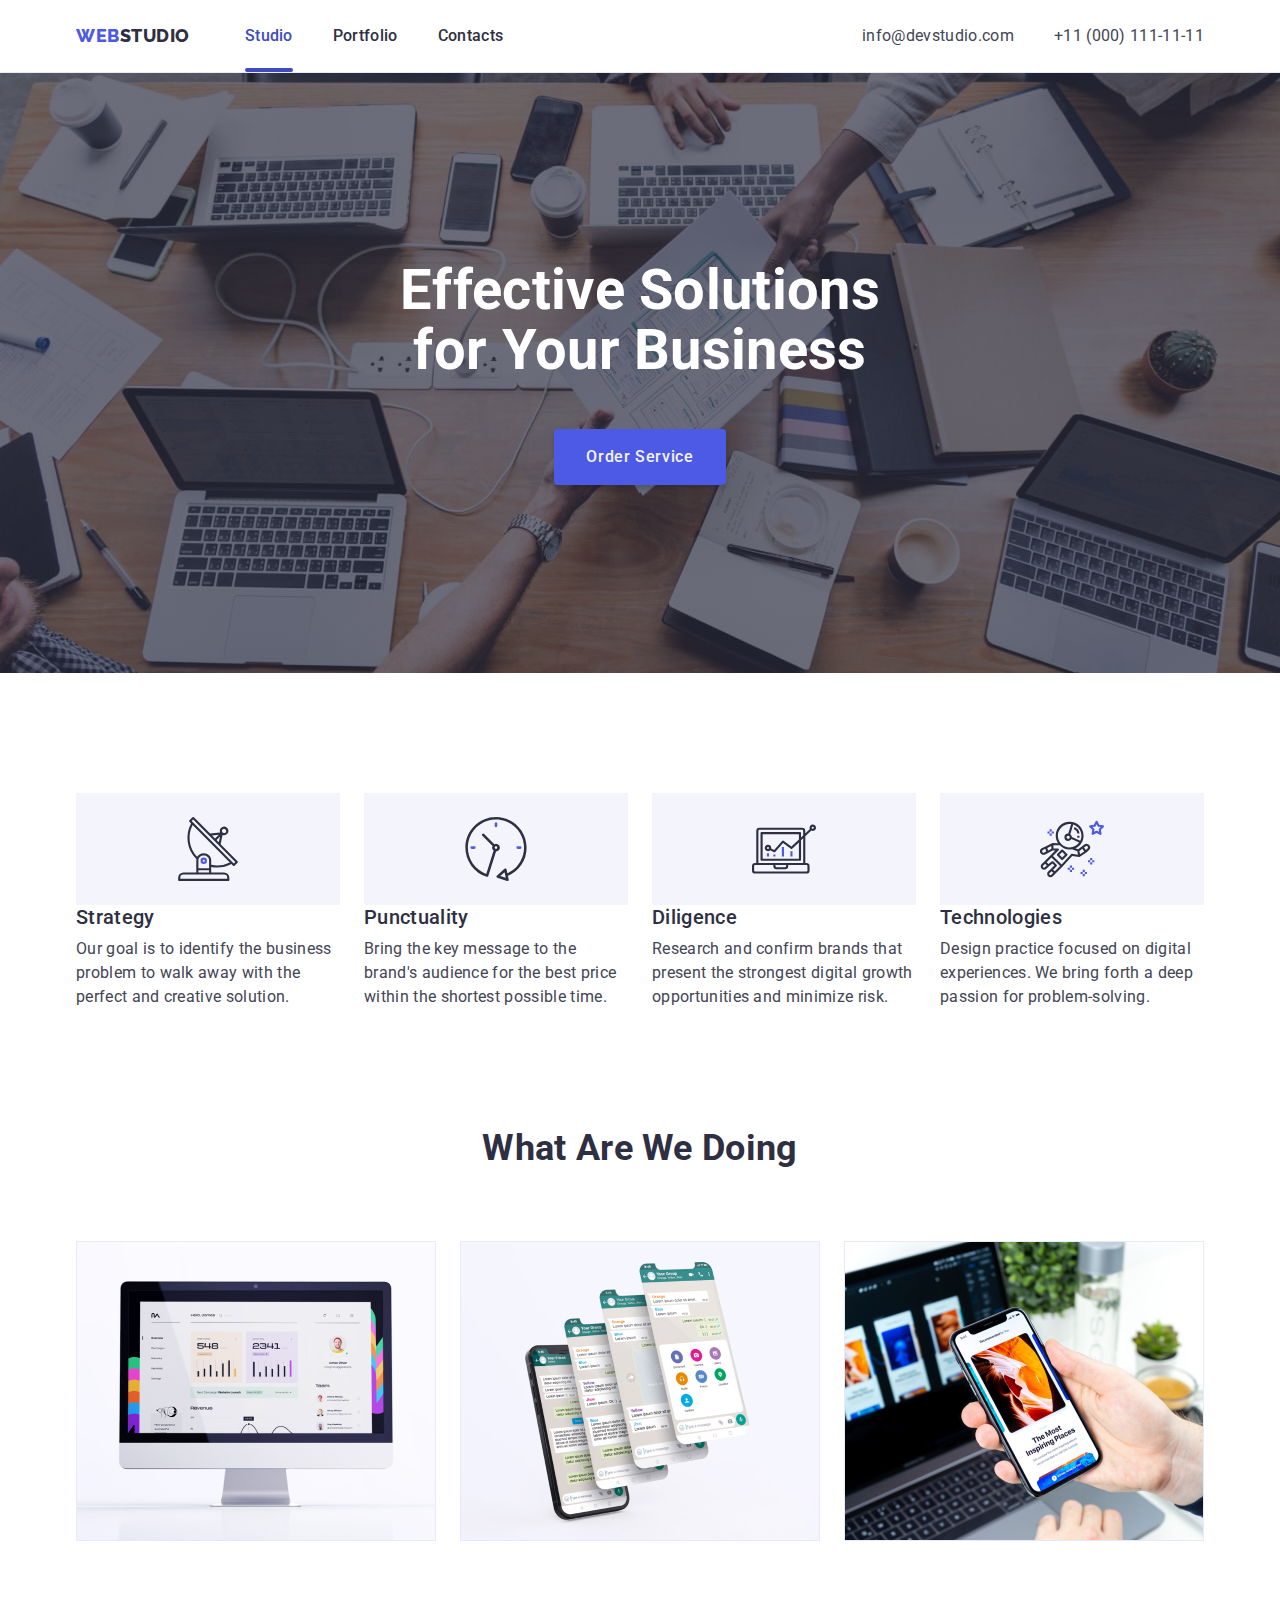
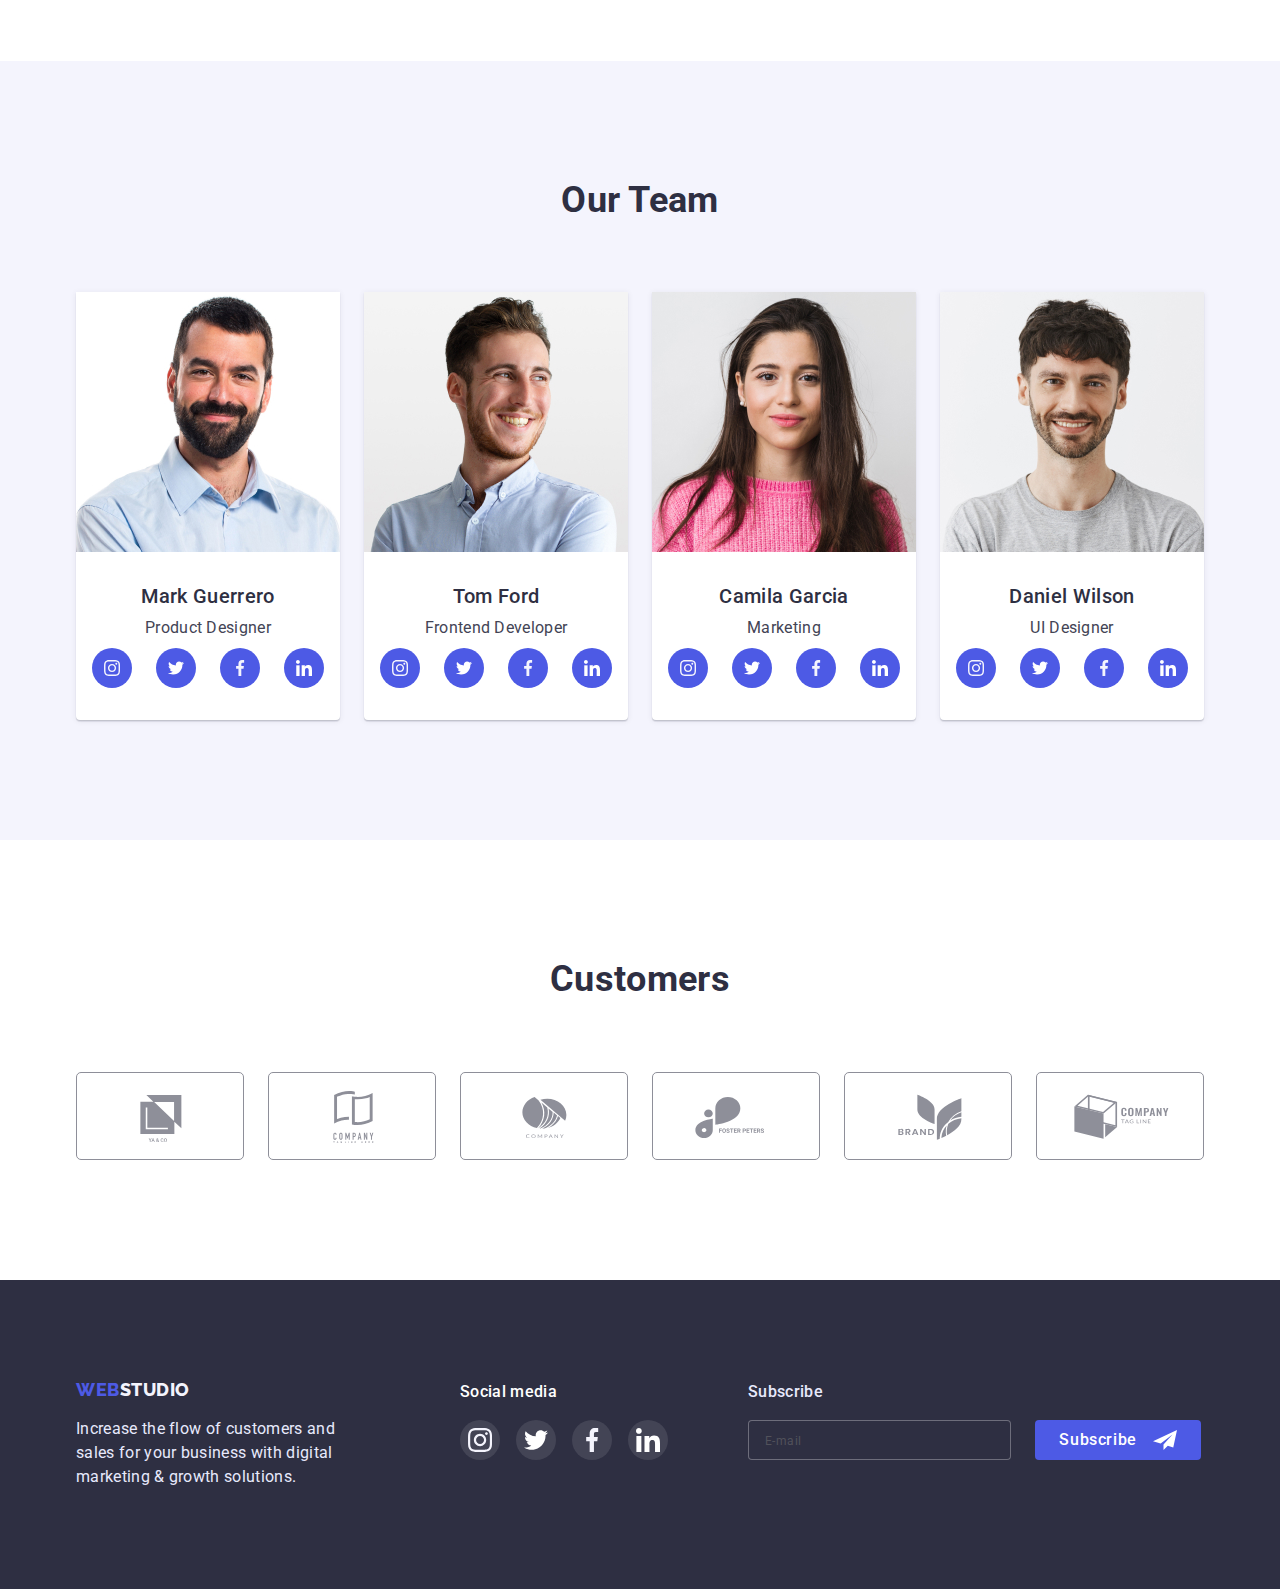
<file: index.html>
<!DOCTYPE html>
<html lang="en">
  <head>
    <meta charset="UTF-8" />
    <meta http-equiv="X-UA-Compatible" content="IE=edge" />
    <meta name="viewport" content="width=device-width, initial-scale=1.0" />
    <title>WebStudio</title>
    <link
      href="https://fonts.googleapis.com/css2?family=Raleway:wght@800&family=Roboto:wght@400;500;700&display=swap"
      rel="stylesheet"
    />
    <link
      rel="stylesheet"
      href="https://cdnjs.cloudflare.com/ajax/libs/modern-normalize/1.0.0/modern-normalize.min.css"
    />
    <link rel="stylesheet" href="./css/styles.css" />
  </head>
  <body>
    <header>
      <div class="container">
        <nav class="main-nav">
          <a class="logo" href="./index.html"><span>WEB</span>STUDIO</a>
          <ul class="site-nav list">
            <li class="item">
              <a href="./index.html" class="link current"> Studio</a>
            </li>
            <li class="item">
              <a href="./portfolio.html" class="link"> Portfolio</a>
            </li>
            <li class="item">
              <a href="" class="link"> Contacts</a>
            </li>
          </ul>
        </nav>
        <address class="main-address">
          <ul class="site-addres list">
            <li class="item">
              <a href="mailto:info@devstudio.com" class="link"
                >info@devstudio.com</a
              >
            </li>
            <li class="item">
              <a href="tel:+110001111111" class="link">+11 (000) 111-11-11</a>
            </li>
          </ul>
        </address>
      </div>
    </header>
    <main>
      <!-- герой -->
      <section class="hero">
        <div class="container">
          <h1 class="hero-title title">
            Effective Solutions for Your Business
          </h1>
          <button type="button" class="button" data-modal-open>
            Order Service
          </button>
        </div>
        <div class="backdrop is-hidden" data-modal>
          <div class="modal">
            <button type="button" class="modal-button" data-modal-close>
              <svg class="modal-icon" width="8" height="8">
                <use href="./images/symbol.svg#icon-icon-Vector"></use>
              </svg>
            </button>

            <p class="modal-title">
              Leave your contacts and we will call you back
            </p>
            <form class="form">
              <div class="form-field">
                <label class="form-label" for="name">Name</label>
                <input
                  class="form-input"
                  type="text"
                  name="uzername"
                  id="name"
                />
                <svg class="form-icon" width="18" height="24">
                  <use href="./images/symbol.svg#icon-person"></use>
                </svg>
              </div>
              <div class="form-field">
                <label class="form-label" for="tel">Phone</label>
                <input class="form-input" type="tel" name="tel" id="tel" />
                <svg class="form-icon" width="18" height="24">
                  <use href="./images/symbol.svg#icon-phone"></use>
                </svg>
              </div>

              <div class="form-field">
                <label class="form-label" for="email">Email</label>
                <input
                  class="form-input"
                  type="email"
                  name="email"
                  id="email"
                />
                <svg class="form-icon" width="18" height="24">
                  <use href="./images/symbol.svg#icon-email"></use>
                </svg>
              </div>
              <div class="form-field response">
                <label class="form-label" for="textarea">Comment</label>
                <textarea
                  class="textarea"
                  name="textarea"
                  rows="8"
                  placeholder="Text input"
                  id="textarea"
                ></textarea>
              </div>

              <label class="checkbox-label">
                <input
                  class="checkbox"
                  type="checkbox"
                  name="hobby"
                  value="policy"
                />
                <span class="icon"></span>
                I accept the terms and conditions of the
                <a href=""><span class="link">Privacy Policy</span> </a>
              </label>
              <button type="submit" class="button">Send</button>
            </form>
          </div>
        </div>
      </section>

      <section class="section">
        <div class="container">
          <h2 class="section-title visually-hidden">Advantages</h2>
          <ul class="feature-list list">
            <li class="item icon-antenna">
              <h3 class="title">Strategy</h3>
              <p>
                Our goal is to identify the business problem to walk away with
                the perfect and creative solution.
              </p>
            </li>
            <li class="item icon-clock">
              <h3 class="title">Punctuality</h3>
              <p>
                Bring the key message to the brand's audience for the best price
                within the shortest possible time.
              </p>
            </li>
            <li class="item icon-diagram">
              <h3 class="title">Diligence</h3>
              <p>
                Research and confirm brands that present the strongest digital
                growth opportunities and minimize risk.
              </p>
            </li>
            <li class="item icon-astronaut">
              <h3 class="title">Technologies</h3>
              <p>
                Design practice focused on digital experiences. We bring forth a
                deep passion for problem-solving.
              </p>
            </li>
          </ul>
        </div>
      </section>
      <!-- Що ми робимо -->
      <section class="section work">
        <div class="container">
          <h2 class="section-title">What are we doing</h2>
          <ul class="site-work list">
            <li class="item">
              <img
                src="./images/Rectangle71-2.jpg"
                alt="web sites"
                width="360"
              />
            </li>
            <li class="item">
              <img
                src="./images/Rectangle71-1.jpg"
                alt="mobile valves"
                width="360"
              />
            </li>
            <li class="item">
              <img
                src="./images/Rectangle71.jpg"
                alt="General applications"
                width="360"
              />
            </li>
          </ul>
        </div>
      </section>
      <!-- Наша команда -->
      <section class="section-comands section">
        <div class="container">
          <h2 class="section-title">Our Team</h2>
          <ul class="work-list list">
            <li class="item">
              <img src="./images/img-3.jpg" alt="Mark Guerrero" width="264" />

              <h3 class="title">Mark Guerrero</h3>
              <p class="slogan">Product Designer</p>
              <ul class="networks-list">
                <li class="item-network">
                  <a href="" class="network-link">
                    <svg class="network-logo" width="16" height="16">
                      <use href="./images/symbol.svg#icon-instagram"></use>
                    </svg>
                  </a>
                </li>
                <li class="item-network">
                  <a href="" class="network-link">
                    <svg class="network-logo" width="16" height="16">
                      <use href="./images/symbol.svg#icon-twitter"></use>
                    </svg>
                  </a>
                </li>
                <li class="item-network">
                  <a href="" class="network-link">
                    <svg class="network-logo" width="16" height="16">
                      <use href="./images/symbol.svg#icon-facebook"></use>
                    </svg>
                  </a>
                </li>
                <li class="item-network">
                  <a href="" class="network-link">
                    <svg class="network-logo" width="16" height="16">
                      <use href="./images/symbol.svg#icon-linkedin"></use>
                    </svg>
                  </a>
                </li>
              </ul>
            </li>
            <li class="item">
              <img src="./images/img-2.jpg" alt="Tom Ford" width="264" />
              <h3 class="title">Tom Ford</h3>
              <p class="slogan">Frontend Developer</p>
              <ul class="networks-list">
                <li class="item-network">
                  <a href="" class="network-link">
                    <svg class="network-logo" width="16" height="16">
                      <use href="./images/symbol.svg#icon-instagram"></use>
                    </svg>
                  </a>
                </li>
                <li class="item-network">
                  <a href="" class="network-link">
                    <svg class="network-logo" width="16" height="16">
                      <use href="./images/symbol.svg#icon-twitter"></use>
                    </svg>
                  </a>
                </li>
                <li class="item-network">
                  <a href="" class="network-link">
                    <svg class="network-logo" width="16" height="16">
                      <use href="./images/symbol.svg#icon-facebook"></use>
                    </svg>
                  </a>
                </li>
                <li class="item-network">
                  <a href="" class="network-link">
                    <svg class="network-logo" width="16" height="16">
                      <use href="./images/symbol.svg#icon-linkedin"></use>
                    </svg>
                  </a>
                </li>
              </ul>
            </li>
            <li class="item">
              <img src="./images/img-1.jpg" alt="Camila Garcia" width="264" />
              <h3 class="title">Camila Garcia</h3>
              <p class="slogan">Marketing</p>
              <ul class="networks-list">
                <li class="item-network">
                  <a href="" class="network-link">
                    <svg class="network-logo" width="16" height="16">
                      <use href="./images/symbol.svg#icon-instagram"></use>
                    </svg>
                  </a>
                </li>
                <li class="item-network">
                  <a href="" class="network-link">
                    <svg class="network-logo" width="16" height="16">
                      <use href="./images/symbol.svg#icon-twitter"></use>
                    </svg>
                  </a>
                </li>
                <li class="item-network">
                  <a href="" class="network-link">
                    <svg class="network-logo" width="16" height="16">
                      <use href="./images/symbol.svg#icon-facebook"></use>
                    </svg>
                  </a>
                </li>
                <li class="item-network">
                  <a href="" class="network-link">
                    <svg class="network-logo" width="16" height="16">
                      <use href="./images/symbol.svg#icon-linkedin"></use>
                    </svg>
                  </a>
                </li>
              </ul>
            </li>
            <li class="item">
              <img src="./images/img.jpg" alt="Daniel Wilson" width="264" />
              <h3 class="title">Daniel Wilson</h3>
              <p class="slogan">UI Designer</p>
              <ul class="networks-list">
                <li class="item-network">
                  <a href="" class="network-link">
                    <svg class="network-logo" width="16" height="16">
                      <use href="./images/symbol.svg#icon-instagram"></use>
                    </svg>
                  </a>
                </li>
                <li class="item-network">
                  <a href="" class="network-link">
                    <svg class="network-logo" width="16" height="16">
                      <use href="./images/symbol.svg#icon-twitter"></use>
                    </svg>
                  </a>
                </li>
                <li class="item-network">
                  <a href="" class="network-link">
                    <svg class="network-logo" width="16" height="16">
                      <use href="./images/symbol.svg#icon-facebook"></use>
                    </svg>
                  </a>
                </li>
                <li class="item-network">
                  <a href="" class="network-link">
                    <svg class="network-logo" width="16" height="16">
                      <use href="./images/symbol.svg#icon-linkedin"></use>
                    </svg>
                  </a>
                </li>
              </ul>
            </li>
          </ul>
        </div>
      </section>
      <section class="section">
        <div class="container">
          <h2 class="section-title">Customers</h2>
          <ul class="customers list">
            <li class="item">
              <a href="" class="customer client-1">
                <svg class="customer-logo" width="104" height="56">
                  <use href="./images/symbol.svg#icon-client-1"></use>
                </svg>
              </a>
            </li>
            <li class="item">
              <a href="" class="customer client-2"
                ><svg class="customer-logo" width="104" height="56">
                  <use href="./images/symbol.svg#icon-client-2"></use>
                </svg>
              </a>
            </li>
            <li class="item">
              <a href="" class="customer client-3"
                ><svg class="customer-logo" width="104" height="56">
                  <use href="./images/symbol.svg#icon-client-3"></use>
                </svg>
              </a>
            </li>
            <li class="item">
              <a href="" class="customer client-4"
                ><svg class="customer-logo" width="104" height="56">
                  <use href="./images/symbol.svg#icon-client-4"></use>
                </svg>
              </a>
            </li>
            <li class="item">
              <a href="" class="customer client-5"
                ><svg class="customer-logo" width="104" height="56">
                  <use href="./images/symbol.svg#icon-client-5"></use>
                </svg>
              </a>
            </li>
            <li class="item">
              <a href="" class="customer client-6"
                ><svg class="customer-logo" width="104" height="56">
                  <use href="./images/symbol.svg#icon-client-6"></use>
                </svg>
              </a>
            </li>
          </ul>
        </div>
      </section>
    </main>
    <footer class="footer">
      <div class="container container-footer">
        <div class="container-logo">
          <a href="./index.html" class="logo-footer"><span>WEB</span>STUDIO</a>
          <p class="text-footer">
            Increase the flow of customers and sales for your business with
            digital marketing & growth solutions.
          </p>
        </div>
        <div class="container-social">
          <h2 class="title">Social media</h2>
          <ul class="networks-list-footer">
            <li class="item-network-footer">
              <a href="" class="network-link-footer">
                <svg class="network-logo-footer" width="24" height="24">
                  <use href="./images/symbol.svg#icon-instagram"></use>
                </svg>
              </a>
            </li>
            <li class="item-network-footer">
              <a href="" class="network-link-footer">
                <svg class="network-logo-footer" width="24" height="24">
                  <use href="./images/symbol.svg#icon-twitter"></use>
                </svg>
              </a>
            </li>
            <li class="item-network-footer">
              <a href="" class="network-link-footer">
                <svg class="network-logo-footer" width="24" height="24">
                  <use href="./images/symbol.svg#icon-facebook"></use>
                </svg>
              </a>
            </li>
            <li class="item-network-footer">
              <a href="" class="network-link-footer">
                <svg class="network-logo-footer" width="24" height="24">
                  <use href="./images/symbol.svg#icon-linkedin"></use>
                </svg>
              </a>
            </li>
          </ul>
        </div>
        <div class="form-footer">
          <h2 class="title">Subscribe</h2>

          <form class="form-client">
            <label class="fotter-form-label" for="email"></label>
            <input
              class="footer-form-input"
              type="email"
              name="email"
              id="emeil"
              placeholder="E-mail"
            />
            <button class="footer-button" type="submit">
              Subscribe
              <svg class="form-logo-footer" width="24" height="24">
                <use href="./images/symbol.svg#icon-telegram"></use>
              </svg>
            </button>
          </form>
        </div>
      </div>
    </footer>
    <script src="./js/modal.js"></script>
  </body>
</html>
</file>
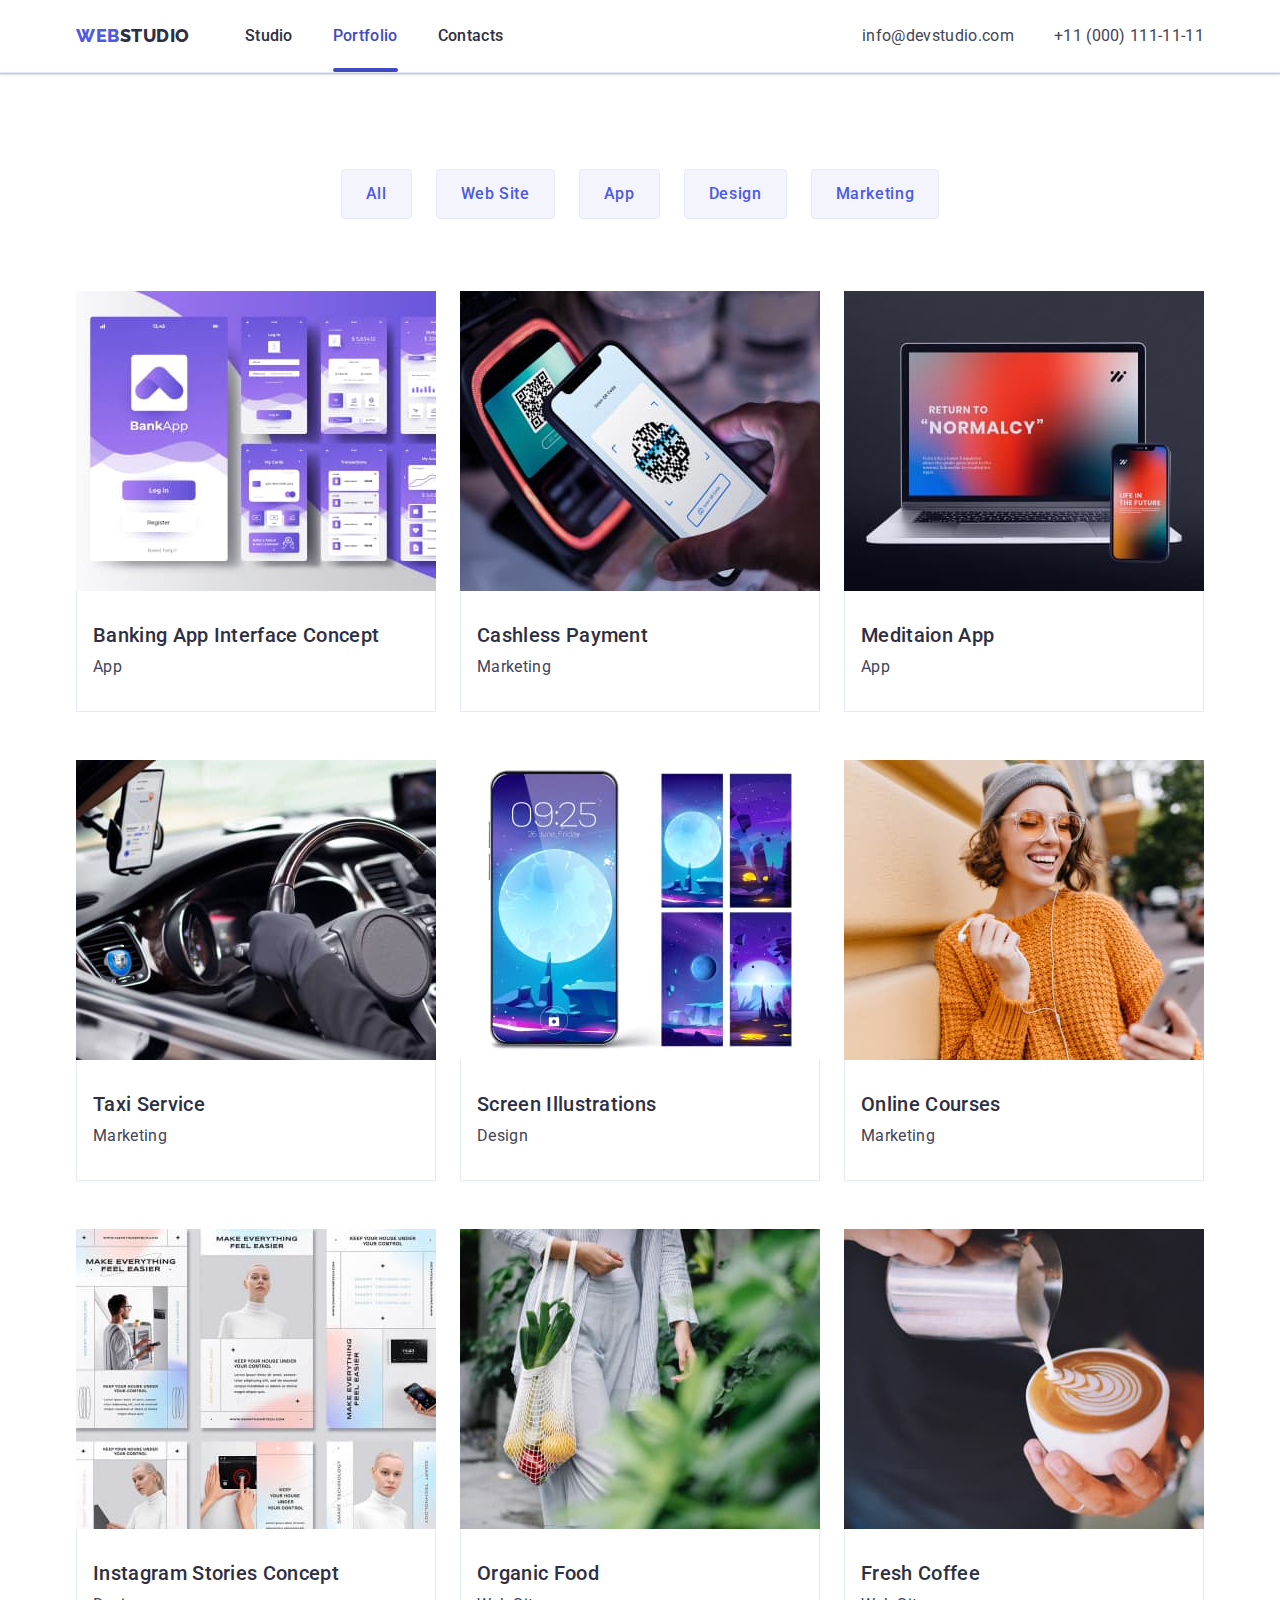
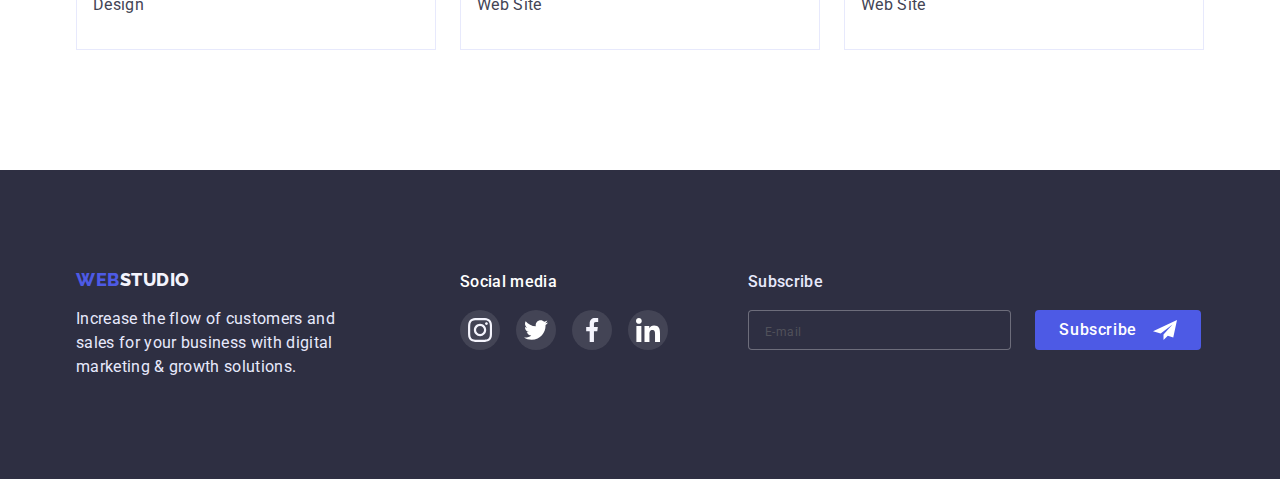
<file: portfolio.html>
<!DOCTYPE html>
<html lang="en">
  <head>
    <meta charset="UTF-8" />
    <meta http-equiv="X-UA-Compatible" content="IE=edge" />
    <meta name="viewport" content="width=device-width, initial-scale=1.0" />
    <title>Portfolio</title>
    <link
      href="https://fonts.googleapis.com/css2?family=Raleway:wght@800&family=Roboto:wght@400;500;700&display=swap"
      rel="stylesheet"
    />
    <link
      rel="stylesheet"
      href="https://cdnjs.cloudflare.com/ajax/libs/modern-normalize/1.0.0/modern-normalize.min.css"
    />
    <link rel="stylesheet" href="./css/styles.css" />
  </head>
  <body>
    <header>
      <div class="container">
        <nav class="main-nav">
          <a class="logo" href="./index.html"><span>WEB</span>STUDIO</a>
          <ul class="site-nav list">
            <li class="item">
              <a href="./index.html" class="link"> Studio</a>
            </li>
            <li class="item">
              <a href="./portfolio.html" class="link current"> Portfolio</a>
            </li>
            <li class="item">
              <a href="" class="link"> Contacts</a>
            </li>
          </ul>
        </nav>
        <address class="main-address">
          <ul class="site-addres list">
            <li class="item">
              <a href="mailto:info@devstudio.com" class="link"
                >info@devstudio.com</a
              >
            </li>
            <li class="item">
              <a href="tel:+110001111111" class="link">+11 (000) 111-11-11</a>
            </li>
          </ul>
        </address>
      </div>
    </header>
    <main>
      <!-- кнопки -->
      <section class="section-portfolio section">
        <div class="container">
          <h2 class="section-title visually-hidden">Portfolio</h2>
          <ul class="section-button items">
            <li class="item">
              <button type="button" class="items-title">All</button>
            </li>
            <li class="item">
              <button type="button" class="items-title">Web Site</button>
            </li>
            <li class="item">
              <button type="button" class="items-title">App</button>
            </li>
            <li class="item">
              <button type="button" class="items-title">Design</button>
            </li>
            <li class="item">
              <button type="button" class="items-title">Marketing</button>
            </li>
          </ul>

          <ul class="project list">
            <li class="item">
              <a href="" class="column">
                <div class="thumb">
                  <img
                    src="./images/portfolio1.jpg"
                    alt="Banking App Interface Concept"
                    width="360"
                    height="300"
                  />

                  <div class="product">
                    <p class="overlay-text">
                      14 Stylish and User-Friendly App Design Concepts · Task
                      Manager App · Calorie Tracker App · Exotic Fruit Ecommerce
                      App · Cloud Storage App
                    </p>
                  </div>
                </div>
                <div class="content">
                  <h3 class="title">Banking App Interface Concept</h3>
                  <p class="slogan">App</p>
                </div>
              </a>
            </li>
            <li class="item">
              <a href="" class="column">
                <div class="thumb">
                  <img
                    src="./images/portfolio2.jpg"
                    alt="Cashless Payment"
                    width="360"
                    height="300"
                  />
                  <div class="product">
                    <p class="overlay-text">
                      14 Stylish and User-Friendly App Design Concepts · Task
                      Manager App · Calorie Tracker App · Exotic Fruit Ecommerce
                      App · Cloud Storage App
                    </p>
                  </div>
                </div>
                <div class="content">
                  <h3 class="title">Cashless Payment</h3>
                  <p class="slogan">Marketing</p>
                </div>
              </a>
            </li>
            <li class="item">
              <a href="" class="column">
                <div class="thumb">
                  <img
                    src="./images/portfolio3.jpg"
                    alt="Meditaion App"
                    width="360"
                    height="300"
                  />
                  <div class="product">
                    <p class="overlay-text">
                      14 Stylish and User-Friendly App Design Concepts · Task
                      Manager App · Calorie Tracker App · Exotic Fruit Ecommerce
                      App · Cloud Storage App
                    </p>
                  </div>
                </div>
                <div class="content">
                  <h3 class="title">Meditaion App</h3>
                  <p class="slogan">App</p>
                </div>
              </a>
            </li>
            <li class="item">
              <a href="" class="column">
                <div class="thumb">
                  <img
                    src="./images/portfolio4.jpg"
                    alt="Taxi Service"
                    width="360"
                    height="300"
                  />
                  <div class="product">
                    <p class="overlay-text">
                      14 Stylish and User-Friendly App Design Concepts · Task
                      Manager App · Calorie Tracker App · Exotic Fruit Ecommerce
                      App · Cloud Storage App
                    </p>
                  </div>
                </div>
                <div class="content">
                  <h3 class="title">Taxi Service</h3>
                  <p class="slogan">Marketing</p>
                </div>
              </a>
            </li>
            <li class="item">
              <a href="" class="column">
                <div class="thumb">
                  <img
                    src="./images/portfolio5.jpg"
                    alt="Screen Illustrations"
                    width="360"
                    height="300"
                  />
                  <div class="product">
                    <p class="overlay-text">
                      14 Stylish and User-Friendly App Design Concepts · Task
                      Manager App · Calorie Tracker App · Exotic Fruit Ecommerce
                      App · Cloud Storage App
                    </p>
                  </div>
                </div>
                <div class="content">
                  <h3 class="title">Screen Illustrations</h3>
                  <p class="slogan">Design</p>
                </div>
              </a>
            </li>
            <li class="item">
              <a href="" class="column">
                <div class="thumb">
                  <img
                    src="./images/portfolio6.jpg"
                    alt="Online Courses"
                    width="360"
                    height="300"
                  />
                  <div class="product">
                    <p class="overlay-text">
                      14 Stylish and User-Friendly App Design Concepts · Task
                      Manager App · Calorie Tracker App · Exotic Fruit Ecommerce
                      App · Cloud Storage App
                    </p>
                  </div>
                </div>
                <div class="content">
                  <h3 class="title">Online Courses</h3>
                  <p class="slogan">Marketing</p>
                </div>
              </a>
            </li>
            <li class="item">
              <a href="" class="column">
                <div class="thumb">
                  <img
                    src="./images/portfolio7.jpg"
                    alt="Instagram Stories Concept"
                    width="360"
                    height="300"
                  />
                  <div class="product">
                    <p class="overlay-text">
                      14 Stylish and User-Friendly App Design Concepts · Task
                      Manager App · Calorie Tracker App · Exotic Fruit Ecommerce
                      App · Cloud Storage App
                    </p>
                  </div>
                </div>
                <div class="content">
                  <h3 class="title">Instagram Stories Concept</h3>
                  <p class="slogan">Design</p>
                </div>
              </a>
            </li>
            <li class="item">
              <a href="" class="column">
                <div class="thumb">
                  <img
                    src="./images/portfolio8.jpg"
                    alt="Organic Food"
                    width="360"
                    height="300"
                  />
                  <div class="product">
                    <p class="overlay-text">
                      14 Stylish and User-Friendly App Design Concepts · Task
                      Manager App · Calorie Tracker App · Exotic Fruit Ecommerce
                      App · Cloud Storage App
                    </p>
                  </div>
                </div>
                <div class="content">
                  <h3 class="title">Organic Food</h3>
                  <p class="slogan">Web Site</p>
                </div>
              </a>
            </li>
            <li class="item">
              <a href="" class="column">
                <div class="thumb">
                  <img
                    src="./images/portfolio9.jpg"
                    alt="Fresh Coffee"
                    width="360"
                    height="300"
                  />
                  <div class="product">
                    <p class="overlay-text">
                      14 Stylish and User-Friendly App Design Concepts · Task
                      Manager App · Calorie Tracker App · Exotic Fruit Ecommerce
                      App · Cloud Storage App
                    </p>
                  </div>
                </div>
                <div class="content">
                  <h3 class="title">Fresh Coffee</h3>
                  <p class="slogan">Web Site</p>
                </div>
              </a>
            </li>
          </ul>
        </div>
      </section>
    </main>
    <footer class="footer">
      <div class="container container-footer">
        <div class="container-logo">
          <a href="./index.html" class="logo-footer"><span>WEB</span>STUDIO</a>
          <p class="text-footer">
            Increase the flow of customers and sales for your business with
            digital marketing & growth solutions.
          </p>
        </div>
        <div class="container-social">
          <h2 class="title">Social media</h2>
          <ul class="networks-list-footer">
            <li class="item-network-footer">
              <a href="" class="network-link-footer">
                <svg class="network-logo-footer" width="24" height="24">
                  <use href="./images/symbol.svg#icon-instagram"></use>
                </svg>
              </a>
            </li>
            <li class="item-network-footer">
              <a href="" class="network-link-footer">
                <svg class="network-logo-footer" width="24" height="24">
                  <use href="./images/symbol.svg#icon-twitter"></use>
                </svg>
              </a>
            </li>
            <li class="item-network-footer">
              <a href="" class="network-link-footer">
                <svg class="network-logo-footer" width="24" height="24">
                  <use href="./images/symbol.svg#icon-facebook"></use>
                </svg>
              </a>
            </li>
            <li class="item-network-footer">
              <a href="" class="network-link-footer">
                <svg class="network-logo-footer" width="24" height="24">
                  <use href="./images/symbol.svg#icon-linkedin"></use>
                </svg>
              </a>
            </li>
          </ul>
        </div>
        <div class="form-footer">
          <h2 class="title">Subscribe</h2>

          <form class="form-client">
            <label class="fotter-form-label" for="email"></label>
            <input
              class="footer-form-input"
              type="email"
              name="email"
              id="email"
              placeholder="E-mail"
            />
            <button class="footer-button" type="submit">
              Subscribe
              <svg class="form-logo-footer" width="24" height="24">
                <use href="./images/symbol.svg#icon-telegram"></use>
              </svg>
            </button>
          </form>
        </div>
      </div>
    </footer>
  </body>
</html>
</file>
<file: css/styles.css>
/* колір силок   #2E2F42 */
  /* колір номера#434455 */
  /* колір кнопок #4D5AE5 */
  /* колір фона#F4F4FD */
  

  :root {
    --primary-text-color: #434455;
    --title-text-color: #2E2F42;
    --accent-color: #4D5AE5;
    --primary-fon-color: #FFFFFF;
    --primary-white-color: #F4F4FD;
--ocean:#404BBF;
    --success:#31D0AA;
  }

  /* загальне */
  body {
    font-family: Roboto, sans-serif;
    color: #434455;
    font-weight: 400;
    font-size: 16px;
    line-height: 1.5;
    letter-spacing: 0.02em;
   
  }

  img {
    display: block;
    max-width: 100%;
    height: auto;
  }

  /* утиліти */
  .list,
  .title,
  p {
    list-style: none;
    text-decoration: none;
    padding: 0px;
    margin: 0px;
  }

  .main-nav,
  header .container {
    display: flex;
    align-items: center;


  }

  header {
    padding-left: 20px;
    padding-right: 20px;
    border-bottom: 1px solid #E7E9FC;
box-shadow: 0px 2px 1px rgba(46, 47, 66, 0.08), 0px 1px 1px rgba(46, 47, 66, 0.16), 0px 1px 6px rgba(46, 47, 66, 0.08);

  }

  .container {
    margin-left: auto;
    margin-right: auto;
    width: 1158px;
    padding-left: 15px;
    padding-right: 15px;
  }

  /* логотип */
  .logo {
    color: var(--title-text-color);
    font-family: Raleway, cursive;
    font-weight: 800;
    font-size: 18px;
    line-height: 1.3;
    letter-spacing: 0.03em;
    text-decoration: none;
  }

  span {
    color: var(--accent-color);
  }

  /* навігація */
  .site-nav {
    margin-left: 55px;
    position: relative;
  }

  .site-nav,
  .site-addres {
    display: flex;
    margin-bottom: 0px;
    margin-top: 0px;
   

  }

  .site-nav .item+.item,
  .site-addres .item+.item {
    margin-left: 40px;

  }
   .site-nav .item {
    position: relative;
   }
  .site-nav .link {
    padding-top: 24px;
    padding-bottom: 24px;
    display: block;
    color: var(--title-text-color);
    font-weight: 500;
    text-decoration: none;

    transition: color 250ms cubic-bezier(0.4, 0, 0.2, 1);

  }

  .site-nav .link:hover,
  .site-nav .link:focus {
    color: var(--accent-color);
   
  }
  .item .current{
    color: var(--ocean);
  }
  .current::after{
position: absolute;
  content: "";
  display: block;
  background-color: var(--ocean);
  height: 4px;
  width: 100%;
  left: 0;
  bottom: 0;

  border-radius: 2px;
  }
    
    
  /* адреси */
  .main-address {
    margin-left: auto;
  }

  .site-addres .link {
    display: block;
    padding-top: 24px;
    padding-bottom: 24px;

    color: var(--primary-text-color);
    text-decoration: none;
    font-style: normal;
    transition: color 250ms cubic-bezier(0.4, 0, 0.2, 1);
  }

  .site-addres .link:hover,
  .site-addres .link:focus {
    color: var(--accent-color);
  }

  /* герой */
  .hero {
    background-color: var(--title-text-color);
    height: 600px;
    max-width: 1440px;
    margin-left: auto;
    margin-right: auto;
  background-image: linear-gradient(rgba(46, 47, 66, 0.7),
  rgba(46, 47, 66, 0.7)),
   url('../images/hero.jpg');
  
    background-repeat: repeat;
    background-size: cover;
    background-position: center;
    padding-top: 188px;
    padding-bottom: 188px;
    text-align: center;

  }

  

  .hero-title {
    color: var(--primary-fon-color);
    font-weight: 700;
    font-size: 56px;
    line-height: 1.07;
    width: 494px;
    margin-bottom: 48px;
    margin-left: auto;
    margin-right: auto;
  }

/* модальне вікно */

.backdrop{
  position: fixed;
  left: 0;
  top: 0;
  width: 100%;
  height: 100%;
  background: rgba(46, 47, 66, 0.4);
transition: opacity 250ms cubic-bezier(0.4, 0, 0.2, 1),
    pointer-events 250ms cubic-bezier(0.4, 0, 0.2, 1);
  
}
.backdrop.is-hidden{
  opacity: 0;
  pointer-events: none;
  
    
}
.modal{
 
    position: absolute;
    left: 50%;
    top: 50%;
    transform: translate(-50%,-50%);
     width: 408px;
    height: 584px;
    background: #FCFCFC;
    border-radius: 4px;
    padding: 24px;
    padding-top: 72px ;
   
    align-items: center;
}

.modal .modal-button{
position: absolute;
top: 24px;
right: 24px;
  width: 24px;
  height: 24px; 
  border-radius: 50%;
background: #E7E9FC;
border: 1px solid rgba(0, 0, 0, 0.1);
cursor: pointer;
  color: #000;
  display: flex;
  align-items: center;
  justify-content: center;
  transition: background 250ms cubic-bezier(0.4, 0, 0.2, 1),
  color 250ms cubic-bezier(0.4, 0, 0.2, 1);
}
.modal-button .modal-icon{
  fill: currentColor;
}
.modal .modal-button:hover,
.modal .modal-button:focus{
  background: var(--ocean);
  color: var(--primary-fon-color);
}


.modal-title{
  margin-bottom: 16px;
  font-weight: 500;
    font-size: 16px;
    line-height: 1.5;
   
}
  /* form */
.form{
 
  margin-left: auto;
  margin-right: auto;
  
}
.form-field{
  display: flex;
  flex-direction: column;
  position: relative;
  margin-bottom: 8px;
}

 
.form-label{
  margin-bottom: 4px;
  text-align: left;
  font-weight: 400;
    font-size: 12px;
    line-height: 1.17;
    letter-spacing: 0.01em;
    color: #8E8F99;
    
 

}
.form-input{
  
  padding: 8px 12px;
  
 
  width: 100%;
  min-height: 40px;
  padding-left: 38px;
  border: 1px solid rgba(33, 33, 33, 0.2);
    border-radius: 4px;
    color: var(--title-text-color);
    transition: border-color 250ms cubic-bezier(0.4, 0, 0.2, 1),
        color 250ms cubic-bezier(0.4, 0, 0.2, 1);
        outline: none;

}
.form-icon{
  position: absolute;
  align-items: center;
  left: 16px;
  bottom: 8px;
  fill: var(--title-text-color);
  transition: fill 250ms cubic-bezier(0.4, 0, 0.2, 1);
}

.form-input:focus {
  border-color:  var(--accent-color);
  color: var(--accent-color);
  outline: none;

}
.form-input:focus ~ .form-icon{
 fill: var(--accent-color);
}


 ::placeholder{
  font-weight: 400;
    font-size: 12px;
    line-height: 1.33;
    letter-spacing: 0.04em;
    color: rgba(117, 117, 117, 0.5); 

 }
.textarea {
  padding-left: 16px;
  height: 120px;
  width: 100%;
  resize: none;
  border: 1px solid rgba(33, 33, 33, 0.2);
  border-radius: 4px;
  transition: border 250ms cubic-bezier(0.4, 0, 0.2, 1),
    color 250ms cubic-bezier(0.4, 0, 0.2, 1);

}
.textarea:focus {
  border: 1px solid var(--accent-color);
  color: var(--accent-color);
  outline: none;
} 
.form-field.response{
  margin-bottom: 16px;
}

.checkbox  span{
  text-decoration: none;
  color: var(--accent-color);
}
.checkbox{
  -webkit-appearance: none;
  -moz-appearance: none;
  appearance: none;
  position: absolute;
}
.checkbox-label{
  display: flex;
  align-items: center;
  margin-bottom: 24px;
  font-weight: 400;
    font-size: 12px;
    line-height: 1.33;
  
    letter-spacing: 0.04em;
    color: #757575;
}
.checkbox-label .icon{
  display:inline-block;
  width: 16px;
    height: 16px;
    border: 1.25px solid #2E2F42;
    border-radius: 2px;
    margin-right: 8px;
    transition: border-color 250ms cubic-bezier(0.4, 0, 0.2, 1),
      background-color 250ms cubic-bezier(0.4, 0, 0.2, 1);
}

.checkbox:checked + .icon{
  border-color: var(--ocean);
background-color: var(--ocean);
background-image: url(../images/daw.svg);
background-size: contain;
background-repeat: no-repeat;
background-origin: content-box;
background-position: center;

}
.checkbox-label .link{
  margin-left: 5px;
  color: var(--ocean);
  text-decoration: none;
 
}

.form .button{
  width: 169px;
}

  /* кнопка  студія*/
  .button {
    background-color: var(--accent-color);
    color: var(--primary-white-color);
    font-family: inherit;
    cursor: pointer;
    font-weight: 500;
    font-size: 16px;
    line-height: 1.5;
    letter-spacing: 0.04em;
    border-radius: 4px;
    padding-top: 16px;
    padding-right: 32px;
    padding-bottom: 16px;
    padding-left: 32px;
    box-shadow: 0px 4px 4px rgba(0, 0, 0, 0.15);
    border: none;
    transition: background-color 250ms cubic-bezier(0.4, 0, 0.2, 1);
  }
    .button:hover,
        .button:focus{
          background-color: var(--ocean);
        }

  /* секції */
  .section {
    padding-top: 120px;
    padding-bottom: 120px;

  }

  .section.work {
    padding-top: 0px;
  }

  /* що ми робимо */
  .site-work {
    display: flex;
  }

  .site-work .item+.item {
    margin-left: 24px;
  }

  .section-comands {
    background-color: var(--primary-white-color);
  }

  .section-title {
    margin-top: 0px;
    margin-bottom: 72px;
    color: var(--title-text-color);
    font-weight: 700;
    font-size: 36px;
    line-height: 1.1;
    text-align: center;
    text-transform: capitalize;
  }

  /* списки */

  .feature-list .title,
  .work-list .title {
    color: var(--title-text-color);
    font-weight: 500;
    font-size: 20px;
    line-height: 1.2;
    text-decoration: none;
    margin-top: 0px;
    margin-bottom: 8px;
  }

  /* сексія переваг */
  .feature-list {
    display: flex;
  }
 .feature-list .item::before{
      content: "";
      display: block;
      background-color: var(--primary-white-color);
      height: 112px;
      width: 264px;
      background-repeat: no-repeat;
      background-position: center;
    cursor: pointer;
    transition: filter 250ms cubic-bezier(0.4, 0, 0.2, 1);
     
 }
 .feature-list .item:hover::before{
  filter: drop-shadow(0px 4px 4px rgba(0, 0, 0, 0.25));
 }
 
 .item.icon-antenna::before{
   background-image: url('../images/antenna.svg');

   }

  .item.icon-clock::before {
  background-image: url('../images/clock.svg');
  }
.item.icon-diagram::before {
  background-image: url('../images/diagram.svg');

}
.item.icon-astronaut::before {
  background-image: url('../images/astronaut.svg');

}

  .feature-list .item+.item {
    margin-left: 24px;
  }

  /* секція команди */
  .work-list {
    display: flex;
    flex-wrap: wrap;
  }
.work-list .slogan{
  margin-bottom: 8px;
}
  .work-list .item+.item {
    margin-left: 24px;
  }

  .work-list .title {
    padding-top: 32px;
  }

  
  .feature-list,
  .work-list {
    margin-top: 0px;
    margin-bottom: 0px;
  }

  .work-list .item {

    text-align: center;
    width: 264px;

    background-color: var(--primary-fon-color);
    box-shadow: 0px 1px 6px rgba(46, 47, 66, 0.08), 0px 1px 1px rgba(46, 47, 66, 0.16), 0px 2px 1px rgba(46, 47, 66, 0.08);
      border-radius: 0px 0px 4px 4px;
    
  }


.networks-list{
  list-style: none;
  display: flex;
 
  padding: 0;
  padding-bottom: 32px;
  
  justify-content: center;
}
.networks-list .item-network + .item-network{
  margin-left: 24px;
}
  .item-network .network-link{
    width: 40px;
    height: 40px;
    background-color: var(--accent-color);
    border-radius: 50%;
    display: flex;
    align-items: center;
    justify-content: center;
    
    color: #fff;
    transition: background-color 250ms cubic-bezier(0.4, 0, 0.2, 1);
  }
    .item-network .network-link:hover,
    .item-network .network-link:focus{
      background-color: var(--ocean);
      
    }

    .network-link .network-logo{
      fill:currentColor;
    }
/* thyhy */

  .item .team {
    width: 232px;
    height: 56px;
    background-color: var(--primary-fon-color);
  }

  
.customers.list{
  display: flex;
  margin-left: auto;
  margin-right: auto;
}


.customers .item + .item{
margin-left: 24px;
}

   .item .customer{
   
      display: flex;
     align-items: center;
 justify-content: center;

    width: 168px;
    height: 88px;
   
    border: 1px solid #8E8F99;
      border-radius: 5px;
      color: #8E8F99;
      transition: background-color 250ms cubic-bezier(0.4, 0, 0.2, 1),
      color 250ms cubic-bezier(0.4, 0, 0.2, 1);
   }
.item .customer:hover,
.item .customer:focus{
  border-color: var(--accent-color);
  color: var(--accent-color);
}
   
      .customer .customer-logo{
      fill: currentColor;
      }
   
  /* вікна силок */

  .slogan {
    color: var(--primary-text-color);
    margin-top: 0px;
    margin-bottom: 0px;
  }

  /* footer */
  .footer {
    background-color: var(--title-text-color);
   display: flex;

    padding-top: 100px;

    padding-bottom: 100px;
  }

  .logo-footer {
    color: var(--primary-white-color);
    display: block;
    text-decoration: none;
    font-family: 'Raleway';
    font-style: normal;
    font-weight: 800;
    font-size: 18px;
    line-height: 1.16;
    letter-spacing: 0.03em;

    margin-bottom: 16px;
  }
 

 
.container-footer{
  display: flex;
  color: #E7E9FC;
}
.container-footer .container-logo{
  width: 264px;
}
.container-social .title{
  font-family: 'Roboto';
    font-style: normal;
    font-weight: 500;
    font-size: 16px;
    line-height: 1.5;
    letter-spacing: 0.02em;
    color: var(--primary-fon-color);
    margin-bottom: 16px;
  
}
.container-footer .container-social{
  margin-left: 120px;
  width: 208px;
}
.networks-list-footer {
  list-style: none;
  display: flex;
 margin: 0;
  padding: 0;
}

.networks-list-footer .item-network-footer + .item-network-footer {
  margin-left: 16px;
}

.item-network-footer .network-link-footer {
  width: 40px;
  height: 40px;
  background-color:rgba(255, 255, 255, 0.1) ;
  border-radius: 50%;
  display: flex;
  align-content: center;
    justify-content: center;
    flex-wrap: wrap;
 
  color: #fff;
  transition: background-color 250ms cubic-bezier(0.4, 0, 0.2, 1);
}

.item-network-footer .network-link-footer:hover,
.item-network-footer .network-link-footer:focus {
  background-color: var(--success);

}

.network-link-footer .network-logo-footer {
  fill: currentColor;
}

   /* form-footer */
     .form-footer{
      margin-left: 80px;
      width: 453px;
     }
     .form-footer .title{
      margin-bottom: 16px;
      font-weight: 500;
        font-size: 16px;
        line-height: 1.5;
        letter-spacing: 0.02em;
     }
   
   .footer-form-input{
    width: 264px;
    height: 40px;
    border: 1px solid rgba(255, 255, 255, 0.3);
    border-radius: 4px;
    background-color:var(--title-text-color) ;
    padding-left: 16px;
    color: var(--primary-white-color);
   }

  .footer-button{
    font-weight: 500;
    font-size: 16px;
      line-height: 1.5;
      letter-spacing: 0.04em;
    color:var(--primary-fon-color);
    background: var(--accent-color);
      border-radius: 4px;
      margin-left: 24px;
      padding: 8px 24px;
      display: flex;
      justify-content: center;
      align-items: center;
      border: none;
      cursor: pointer;
      transition: background-color 250ms cubic-bezier(0.4, 0, 0.2, 1);
    
  }

    .footer-button:hover,
    .footer-button:focus{
      background-color: var(--ocean);
    }
   
  .form-client{
    display: flex;
    align-items: center;
    justify-content: center;
  }
     .form-logo-footer{
      fill: var(--primary-fon-color);
      margin-left: 16px;
     }
  /* скритий заголовок */
  .visually-hidden {
    position: absolute;
    width: 1px;
    height: 1px;
    margin: -1px;
    border: 0;
    padding: 0;
    white-space: nowrap;
    clip-path: inset(100%);
    clip: rect(0 0 0 0);
    overflow: hidden;
  }
 
  .project {

    display: flex;
    flex-wrap: wrap;
  }

  .project .title {
    color: var(--title-text-color);
    font-weight: 500;
    font-size: 20px;
    line-height: 1.2;
    text-decoration: none;
    margin-top: 0px;
    margin-bottom: 8px;
  }
     
  .item .column {
    text-decoration: none;
    display: block;
    position: relative;
    transition: box-shadow 250ms cubic-bezier(0.4, 0, 0.2, 1);
  overflow: hidden;
  }
     .item .column:hover,
     .item .column:focus{
        box-shadow: 0px 1px 6px rgba(46, 47, 66, 0.08), 0px 1px 1px rgba(46, 47, 66, 0.16), 0px 2px 1px rgba(46, 47, 66, 0.08);
     
      }
   .project .thumb{
    overflow: hidden;
    position: relative;
   }
   .column .product{
    position: absolute;
    min-height: 300px;
    color: var(--primary-white-color);
    z-index: 1;
    
    background-color: var(--ocean);
    left: 0;
    top: 0;
    padding:40px 32px;
   
   transform: translateY(100%);
  transition: transform 250ms cubic-bezier(0.4, 0, 0.2, 1);

   }
    .project .column:hover .product,
  .project .column:focus .overlay-text
 {
  transform: translateY(0)
 }
  .content {
    
    padding: 32px 16px;
    border: 1px solid #E7E9FC;
    border-top: none;
  }
  

  .project .item {
    
    width: 360px;

    margin-right: 24px;
    margin-bottom: 48px;
    
  }

  .project .item:nth-last-child(-n+3) {
    margin-bottom: 0;
  }

  .project .item:nth-child(3n) {
    margin-right: 0;
  }

  /* кнопки портфоліо */


  .items-title {
    background-color: var(--primary-white-color);
    color: var(--accent-color);
    cursor: pointer;
    border: 1px solid #E7E9FC;
    border-radius: 4px;
    font-weight: 500;
    font-size: 16px;
    line-height: 1.5;
    letter-spacing: 0.04em;
    padding: 12px 24px;
    margin-left: auto;
    margin-right: auto;
    transition: background-color 250ms cubic-bezier(0.4, 0, 0.2, 1),
    color 250ms cubic-bezier(0.4, 0, 0.2, 1),
    border-color 250ms cubic-bezier(0.4, 0, 0.2, 1),
    box-shadow 250ms cubic-bezier(0.4, 0, 0.2, 1);
  }

  .items-title:hover,
  .items-title:focus {
    color: var(--primary-fon-color);
    background-color: var(--accent-color);
    border-color: var(--accent-color);
    box-shadow: 0px 3px 1px rgba(0, 0, 0, 0.1), 0px 2px 1px rgba(0, 0, 0, 0.08), 0px 2px 2px rgba(0, 0, 0, 0.12);
  }

  .section-button .item+.item {
    margin-left: 24px;
  }

  .section-portfolio {
    padding-top: 96px;

  }

  .section-button {
    display: flex;
    flex-wrap: wrap;
    margin-bottom: 72px;
    margin-top: 0;
    padding: 0;
    list-style: none;

    justify-content: center;
  }
</file>
